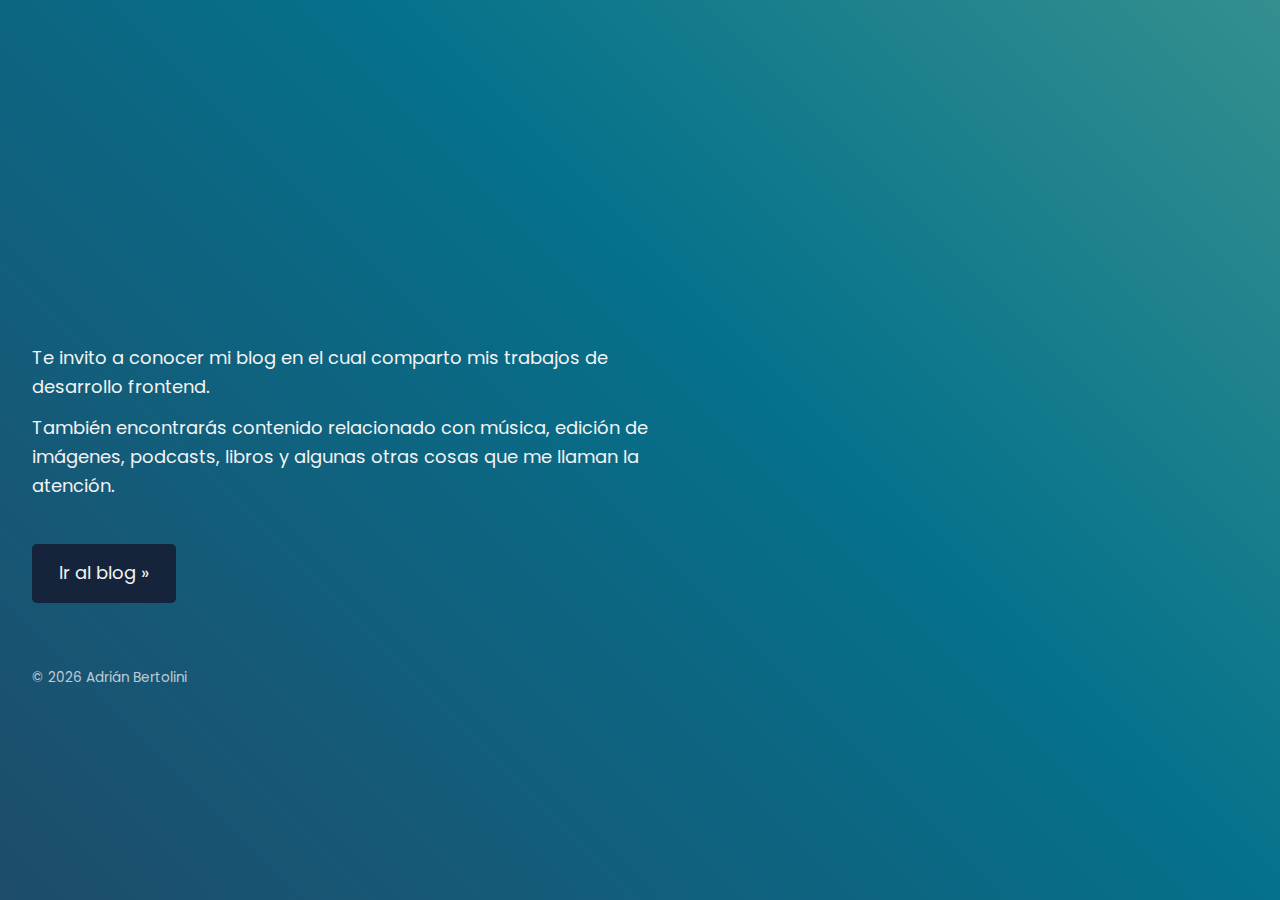
<file: index.html>
<!DOCTYPE html>
<html lang="es">

<head>
    <title>Adrián Bertolini - Desarrollo Frontend</title>
    <meta charset="utf-8" />
    <meta name="viewport" content="width=device-width, initial-scale=1, user-scalable=no" />
    <link rel="icon" type="image/x-icon" href="assets/img/logo.png">
    <link rel="preconnect" href="https://fonts.googleapis.com">
    <link rel="preconnect" href="https://fonts.gstatic.com" crossorigin>
    <link href="https://fonts.googleapis.com/css2?family=Poppins&display=swap" rel="stylesheet">
    <link rel="stylesheet" href="assets/css/reset.css" />
    <link rel="stylesheet" href="assets/css/styles.css" />
</head>

<body class="flex">

    <div class="container flex">
        <header class="header">
            <h1 class="aparecer">Adrián Bertolini</h1>
            <h2 class="aparecer">Desarrollo Frontend</h2>
            <p>Te invito a conocer mi blog en el cual comparto mis trabajos de desarrollo frontend.</p>
            <p>También encontrarás contenido relacionado con música, edición de
                imágenes, podcasts, libros y algunas otras cosas que me
                llaman la atención.</p>
            <button type="button" class="button" onclick="window.open('https://adrianbertoliniblog.wordpress.com')">
                Ir al blog &raquo;
            </button>
        </header>

        <footer class="footer">
            <ul class="copyright flex">
                <li>&copy; <span id="year"></span> Adrián Bertolini</li>
            </ul>
        </footer>
    </div>

    <script src="assets/js/main.js"></script>

</body>

</html>
</file>
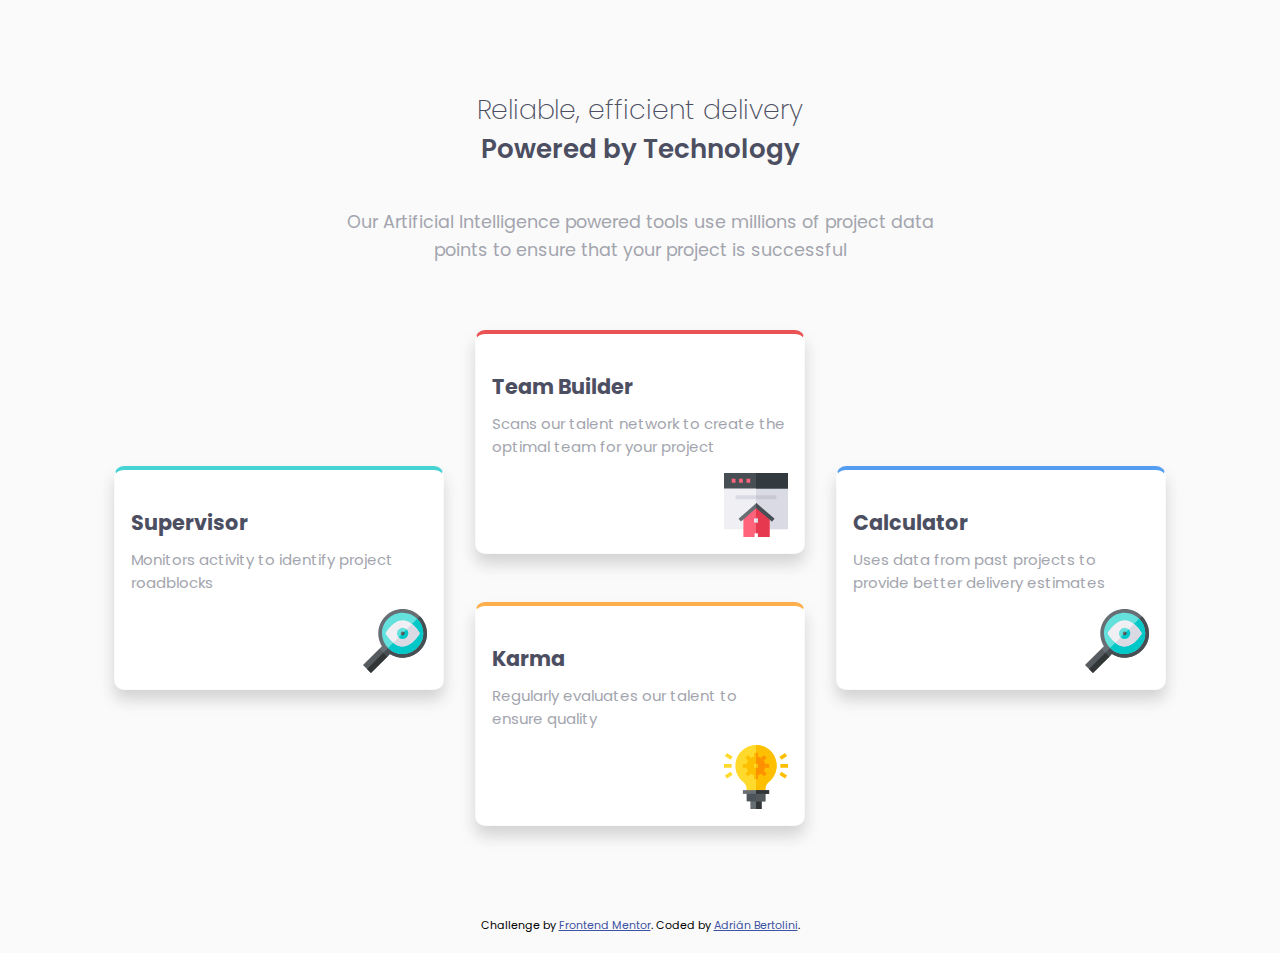
<file: fm/4-card/index.html>
<!DOCTYPE html>
<html lang="en">

<head>
  <meta charset="UTF-8">
  <meta name="viewport" content="width=device-width, initial-scale=1.0">
  <link rel="icon" type="image/png" sizes="32x32" href="./images/favicon-32x32.png">
  <link href="https://fonts.googleapis.com/css2?family=Poppins:wght@200;400;600&display=swap" rel="stylesheet">
  <link rel="stylesheet" href="./css/style.css">
  <title>Frontend Mentor | Four card feature section</title>

</head>

<body>
  <div class="container">
    <header class="header">
      <h1>Reliable, efficient delivery</h1>
      <h2>Powered by Technology</h2>
      <p>Our Artificial Intelligence powered tools use millions of project data points
        to ensure that your project is successful</p>
    </header>
    <section class="cards">
      <div class="card cyan">
        <h3>Supervisor</h3>
        <p>Monitors activity to identify project roadblocks</p>
        <img src="./images/icon-supervisor.svg" alt="Supervisor Icon">
      </div>
      <div class="central-cards">
        <div class="card red">
          <h3>Team Builder</h3>
          <p>Scans our talent network to create the optimal team for your project</p>
          <img src="./images/icon-team-builder.svg" alt="Team Builder Icon">
        </div>
        <div class="card orange">
          <h3>Karma</h3>
          <p>Regularly evaluates our talent to ensure quality</p>
          <img src="./images/icon-karma.svg" alt="Karma Icon">
        </div>
      </div>
      <div class="card blue">
        <h3>Calculator</h3>
        <p>Uses data from past projects to provide better delivery estimates</p>
        <img src="./images/icon-supervisor.svg" alt="Calculator Icon">
      </div>
    </section>
    <footer class="footer">
      <p class="attribution">
        Challenge by <a href="https://www.frontendmentor.io?ref=challenge" target="_blank">Frontend Mentor</a>.
        Coded by <a href="https://adrianbertolini.netlify.app">Adrián Bertolini</a>.
      </p>
    </footer>
  </div>
</body>

</html>
</file>
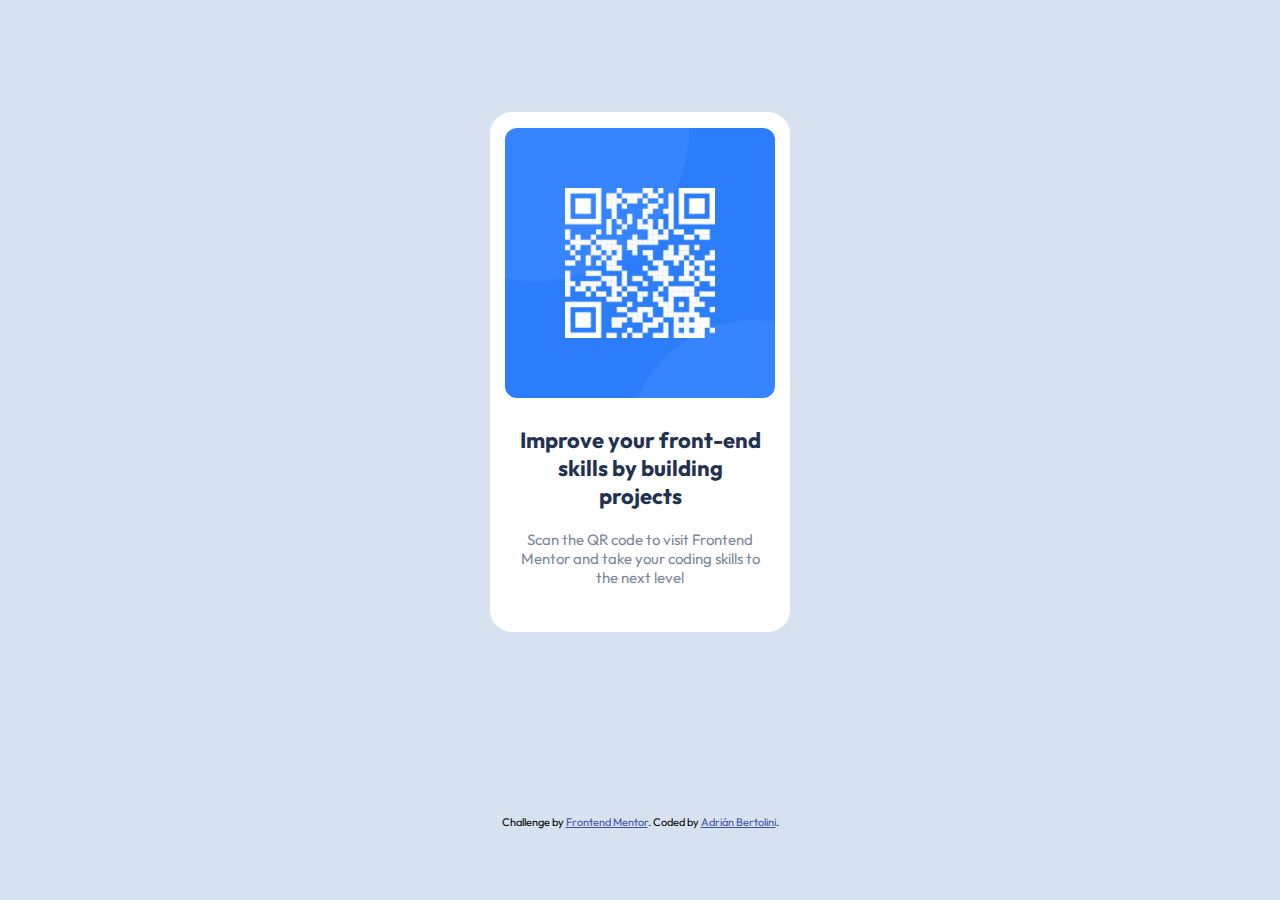
<file: fm/qr-code-component/index.html>
<!DOCTYPE html>
<html lang="en">

<head>
  <meta charset="UTF-8">
  <meta name="viewport" content="width=device-width, initial-scale=1.0">
  <!-- displays site properly based on user's device -->

  <link rel="icon" type="image/png" sizes="32x32" href="./images/favicon-32x32.png">
  <link rel="preconnect" href="https://fonts.googleapis.com">
  <link rel="preconnect" href="https://fonts.gstatic.com" crossorigin>
  <link href="https://fonts.googleapis.com/css2?family=Outfit:wght@400;700&display=swap" rel="stylesheet">
  <link rel="stylesheet" href="style.css">
  <title>Frontend Mentor | QR code component</title>

</head>

<body>

  <main class="card">
    <img src="images/image-qr-code.png" class="card__img" alt="QR Code">
    <div class="text-container">
      <h1 class="card__title">Improve your front-end skills by building projects
      </h1>
      <p class="card__text">Scan the QR code to visit Frontend Mentor and take your coding skills to the next level
      </p>
    </div>
  </main>



  <footer class="attribution">
    Challenge by <a href="https://www.frontendmentor.io?ref=challenge" target="_blank">Frontend Mentor</a>.
    Coded by <a href="#">Adrián Bertolini</a>.
  </footer>
</body>

</html>
</file>
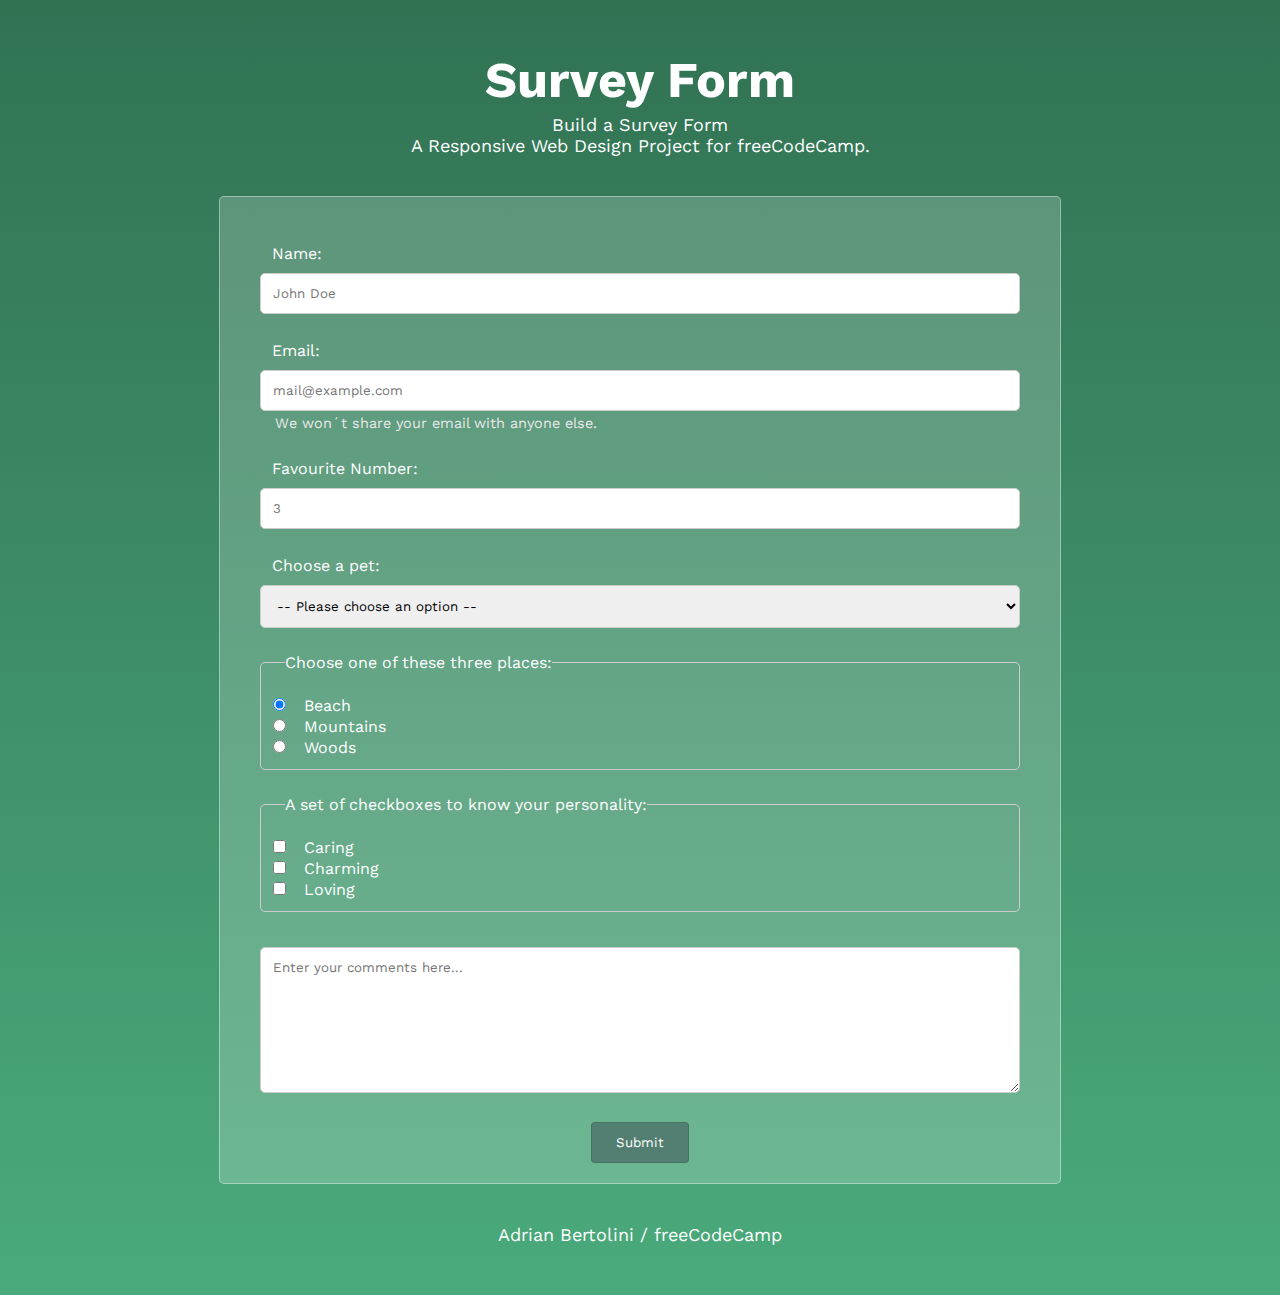
<file: fcc/rwd/survey-form/index.html>
<!DOCTYPE html>
<html lang="en">

<head>
    <meta charset="UTF-8">
    <meta http-equiv="X-UA-Compatible" content="IE=edge">
    <meta name="viewport" content="width=device-width, initial-scale=1.0">
    <link rel="stylesheet" href="styles.css">
    <title>freeCodeCamp - Survey Form</title>
</head>

<body>
    <header class="header">
        <h1 id="title" class="center">Survey Form</h1>
        <p id="description" class="center">Build a Survey Form<br>A Responsive Web Design Project for <a
                href="https://www.freecodecamp.org" target="_blank">freeCodeCamp</a>.</p>
    </header>
    <main class="form">
        <form action="#" id="survey-form">
            <div class="form-group">
                <label for="name" id="name-label">Name:</label>
                <input type="text" id="name" placeholder="John Doe" class="form-control" required>
            </div>
            <div class="form-group">
                <label for="email" id="email-label">Email:</label>
                <input type="email" id="email" placeholder="mail@example.com" class="form-control" required>
                <small id="emailHelp">We won´t share your email with anyone else.</small>
            </div>
            <div class="form-group">
                <label for="number" id="number-label">Favourite Number:</label>
                <input type="number" name="number" id="number" min="1" max="99" class="form-control" placeholder="3">
            </div>
            <div class="form-group">
                <label for="dropdown" id="dropdown-label">Choose a pet:</label>
                <select id="dropdown">
                    <option value="">-- Please choose an option --</option>
                    <option value="dog">Dog</option>
                    <option value="cat">Cat</option>
                    <option value="hamster">Hamster</option>
                    <option value="parrot">Parrot</option>
                    <option value="spider">Spider</option>
                    <option value="goldfish">Goldfish</option>
                </select>
            </div>
            <div class="form-group">
                <fieldset>
                    <legend>Choose one of these three places:</legend>
                    <input id="beach" type="radio" name="items" value="beach" checked>
                    <label for="beach">Beach</label><br>
                    <input id="mountains" type="radio" name="items" value="mountains">
                    <label for="mountains">Mountains</label><br>
                    <input id="woods" type="radio" name="items" value="woods">
                    <label for="woods">Woods</label>
                </fieldset>
            </div>
            <div class="form-group">
                <fieldset>
                    <legend>A set of checkboxes to know your personality:</legend>
                    <div class="form-check">
                        <input id="caring" type="checkbox" name="personality" value="Caring" class="form-check-input">
                        <label class="form-check-label" for="caring">Caring</label>
                    </div>
                    <div class="form-check">
                        <input id="charming" type="checkbox" name="personality" value="Charming"
                            class="form-check-input">
                        <label class="form-check-label" for="charming">Charming</label>
                    </div>
                    <div class="form-check">
                        <input id="loving" type="checkbox" name="personality" value="Loving" class="form-check-input">
                        <label class="form-check-label" for="loving">Loving</label>
                    </div>
                </fieldset>
            </div>
            <div class="form-group">
                <textarea name="comment" rows="8" cols="80" maxlength="500"
                    placeholder="Enter your comments here..."></textarea>
            </div>
            <button type="submit" id="submit" value="Submit" class="center">Submit</button>
        </form>
    </main>
    <footer class="footer">
        <p id="p-footer" class="center"><a href="https://www.freecodecamp.org/adrianbertolini" target="_blank">Adrian
                Bertolini / freeCodeCamp</a></p>
    </footer>

</body>

</html>
</file>
<file: assets/css/styles.css>
:root {
  --blanco: #f3f3f3;
  --gris: #bfbfbf;
  --azul: #16243b;
}

body {
  font-family: 'Poppins', sans-serif;
  min-height: 100dvh;
  width: min(65ch, 100% - 4rem);
  color: var(--blanco);
  background: #21334f;
  background-image: linear-gradient(45deg, #21334f 0%, #1b5170 25%, #05718b 50%, #3e968f 75%, #3ab3ab 100%);
  /* background-image: linear-gradient(-45deg, #21334f  0%, #1b5170 50%, #3ab3ab 100%); */
  padding: 3rem 0;
  background-size: 200% 200%;
  -webkit-animation: AnimarFondo 15s ease infinite;
  animation: AnimarFondo 15s ease infinite;
  align-items: center;
}

a {
  text-decoration: none;
}

.flex {
  display: flex;
}

.container {
  flex-direction: column;
  padding: 3rem 2rem;
}

.header {
  margin-bottom: 2rem;
}

.header h1 {
  font-size: 3rem;
  line-height: 1.1;
  color: transparent;
  animation: Aparecer 5s ease forwards;
}

.header h2 {
  font-size: 1.9rem;
  margin-top: 0;
  margin-bottom: 2rem;
  color: transparent;
  animation: Aparecer 7s ease forwards;
}

.header p {
  margin-bottom: .75rem;
}

.button {
  margin-top: 2rem;
  color: var(--blanco);
  background-color: var(--azul);
  border: 3px solid transparent;
  border-radius: 5px;
  padding: .75rem 1.5rem;
}

.button:hover {
  color: var(--azul);
  border: 3px solid var(--azul);
  animation: FondoHover 600ms 100ms ease-in-out forwards;
}

.footer {
  margin-top: 2rem;
}

.footer ul{
  padding: 0;
}

ul > li {
  list-style: none;
}
.copyright {
  opacity: .75;
  flex-direction: column;
}

.copyright:hover {
  opacity: 1;
}

.copyright > li {
  font-size: .85rem;
}

.copyright > li a {
  color: var(--blanco);
}

/* Animaciones */

@-webkit-keyframes AnimarFondo {
  0% {
    background-position: 0% 50%;
  }
  50% {
    background-position: 100% 50%;
  }
  100% {
    background-position: 0% 50%;
  }
}

@keyframes AnimarFondo {
  0% {
    background-position: 0% 50%;
  }
  50% {
    background-position: 100% 50%;
  }
  100% {
    background-position: 0% 50%;
  }
}

@-webkit-keyframes Aparecer {
  10% { color: transparent; }
  100% { color: var(--blanco);}
}

@keyframes Aparecer {
  10% { color: transparent; }
  100% { color: var(--blanco);}
}


@keyframes FondoHover {
  100% {
    background-color: var(--gris);
  }
}

/* Media queries <= 510px */
@media (max-width: 510px) {

  .main {
    padding: 3.5rem 0;
  }

  .logo {
    width: 6rem;
  }

  .main_title {
    font-size: 2.4rem;
    line-height: 1.1;
  }

  .sub_title {
    font-size: 1.7rem;
  }

}
</file>
<file: fm/4-card/css/style.css>
html {
  margin: 0;
  padding: 0;
  box-sizing: border-box;
}

body {
  font-family: "Poppins", sans-serif;
  background-color: hsl(0, 0%, 98%);
}

.container {
  max-width: 375px;
  margin: 0 auto;
  display: flex;
  flex-direction: column;
  padding: 0 1em;
}

.header {
  text-align: center;
  margin-top: 4em;
  margin-bottom: 3em;
}

/* Color de los textos */

.header h1,
.header h2,
.card h3 {
  color: hsl(234, 12%, 34%);
}

.header p,
.card p {
  color: hsl(229, 6%, 66%);
}

/* Color de los textos */

.header h1 {
  font-weight: 200;
  font-size: 1.67rem;
  margin-bottom: 0;
}

.header h2 {
  font-weight: 600;
  font-size: 1.63rem;
  margin-top: 0;
}

.header p {
  font-weight: 400;
  font-size: 1.1rem;
  line-height: 1.6;
}

.cards {
  display: flex;
  flex-direction: column;
  align-items: center;
  justify-content: space-around;
  padding: 0 1em;
}

.card {
  max-width: 296px;
  display: flex;
  flex-direction: column;
  background-color: #ffffff;
  margin-bottom: 3rem;
  border: 1px solid hsl(0, 0%, 98%);
  padding: 1em;
  border-radius: 10px;
  box-shadow: 0px 10px 15px rgb(211, 211, 211);
}

.card h3 {
  font-size: 1.3rem;
  margin-bottom: 0.5em;
}

.card p {
  margin-top: 0;
  font-size: 15px;
}

.card img {
  align-self: flex-end;
}

.cyan {
  border-top: 4px solid hsl(180, 62%, 55%);
}

.red {
  border-top: 4px solid hsl(0, 78%, 62%);
}

.orange {
  border-top: 4px solid hsl(34, 97%, 64%);
}

.blue {
  border-top: 4px solid hsl(212, 86%, 64%);
}

.footer {
    margin-top: 2em;
}

.attribution {
  font-size: 11px;
  text-align: center;
}

.attribution a {
  color: hsl(228, 45%, 44%);
}

/*********** Media queries ***********/

@media only screen and (min-width: 850px) {
  
    .header p {
    display: inline-block;
    max-width: 600px;
    text-align: center;
  }

  .container {
    max-width: 1100px;
  }

  .cards {
    flex-direction: row;
  }

  .central-cards {
    margin: 0 1em;
  }
}
</file>
<file: fm/qr-code-component/style.css>
:root {
    --white: hsl(0, 0%, 100%);
    --light-gray: hsl(212, 45%, 89%);
    --grayish-blue: hsl(220, 15%, 55%);
    --dark-blue: hsl(218, 44%, 22%);
    --radius: 1.2rem;
}

html {
    font-size: 62.5%;
}

*, *::before, *::after {
    margin: 0;
    padding: 0;
    box-sizing: border-box;
}

body {
    height: 100vh;
    background-color: var(--light-gray);
    font-family: 'Outfit', sans-serif;
    display: grid;
    place-items: center;
}

img {
    width: 100%;
}

.card {
    background-color: var(--white);
    margin: 4rem 2rem;
    text-align: center;
    border-radius: calc(var(--radius) + 1em);
    max-width: 30rem;
}

.card__img {
    width: 100%;
    max-width: 27rem;
    margin-top: 1.6rem;
    border-radius: var(--radius);
}

.text-container {
    padding: 2.5rem;
}

.card__title {
    font-size: 2.2rem;
    color: var(--dark-blue);
}

.card__text {
    font-size: 1.5rem;
    padding: 2rem .5rem;
    color: var(--grayish-blue);
}

.attribution {
    font-size: 11px;
    text-align: center;
}

.attribution a {
    color: hsl(228, 45%, 44%);
}
</file>
<file: fcc/rwd/survey-form/styles.css>
/* Importo la fuente de Google Fonts */
@import url("https://fonts.googleapis.com/css?family=Work+Sans:400,700");

/* Reset y fuente para todos los elementos del documento */
*,
*::before,
*::after {
  margin: 0;
  padding: 0;
  font-family: "Work Sans", sans-serif;
}

html {
  font-size: 62.5%;
}

/* Color de fondo */
body {
  background: #317253;
  background: -webkit-linear-gradient(to top, #4aaa7b, #317253);
  background: linear-gradient(to top, #4aaa7b, #317253);
  color: #fff;
  font-size: 1.8rem;
  padding: 3rem;
}

.header {
  padding: 2rem;
  margin-bottom: 2rem;
}

h1 {
  font-size: 5rem;
  font-weight: bold;
  margin-bottom: 0.5rem;
}

/* Div que contiene el formulario */
.form {
  max-width: 76rem;
  margin: 2rem auto;
  padding: 2rem 4rem;
  border: 1px solid rgba(255, 255, 255, 0.397);
  border-radius: 0.5rem;
  background-color: rgba(255, 255, 255, 0.199);
}

small {
  font-size: 0.8em;
  color: rgb(233, 233, 233);
  margin-left: 1.5rem;
}

.form-group {
  margin: 2.5rem 0;
}

/* Alineado centrado para todos los elementos con clase center */
.center {
  text-align: center;
}

/* Quito el subrayado de los enlaces */
a {
  text-decoration: none;
  color: #fff;
}

/* Marco el subrayado de los enlaces en el hover*/
a:hover {
  text-decoration: underline;
}

/* Elementos label y legend */
label,
legend {
  font-size: 1.6rem;
  margin-left: 1.2rem;
  margin-bottom: 1rem;
}

/* Elementos input, textarea, select y fieldset */
input[type="text"],
input[type="email"],
input[type="number"],
textarea,
select,
fieldset {
  width: 100%;
  padding: 12px;
  border: 1px solid #ccc;
  border-radius: .5rem;
  box-sizing: border-box;
  resize: vertical;
  margin-top: 1rem;
}

/* Botón Submit */
button[type="submit"] {
  background: #527f71;
  margin: 0 auto;
  outline: 0;
  color: white;
  border: 1px solid #2a4d4245;
  padding: 12px 24px;
  border-radius: 4px;
  transition: all ease-in-out 0.1s;
  position: relative;
  display: block;
}

/* Cambio estilo para el botón en propiedad focus */
button[type="submit"]:focus {
  border: 1px solid white;
}

/* Cambio estilo para el botón en propiedad hover */
button[type="submit"]:hover {
  background: #317253;
}

.footer {
    padding: 2rem;
  }
</file>
